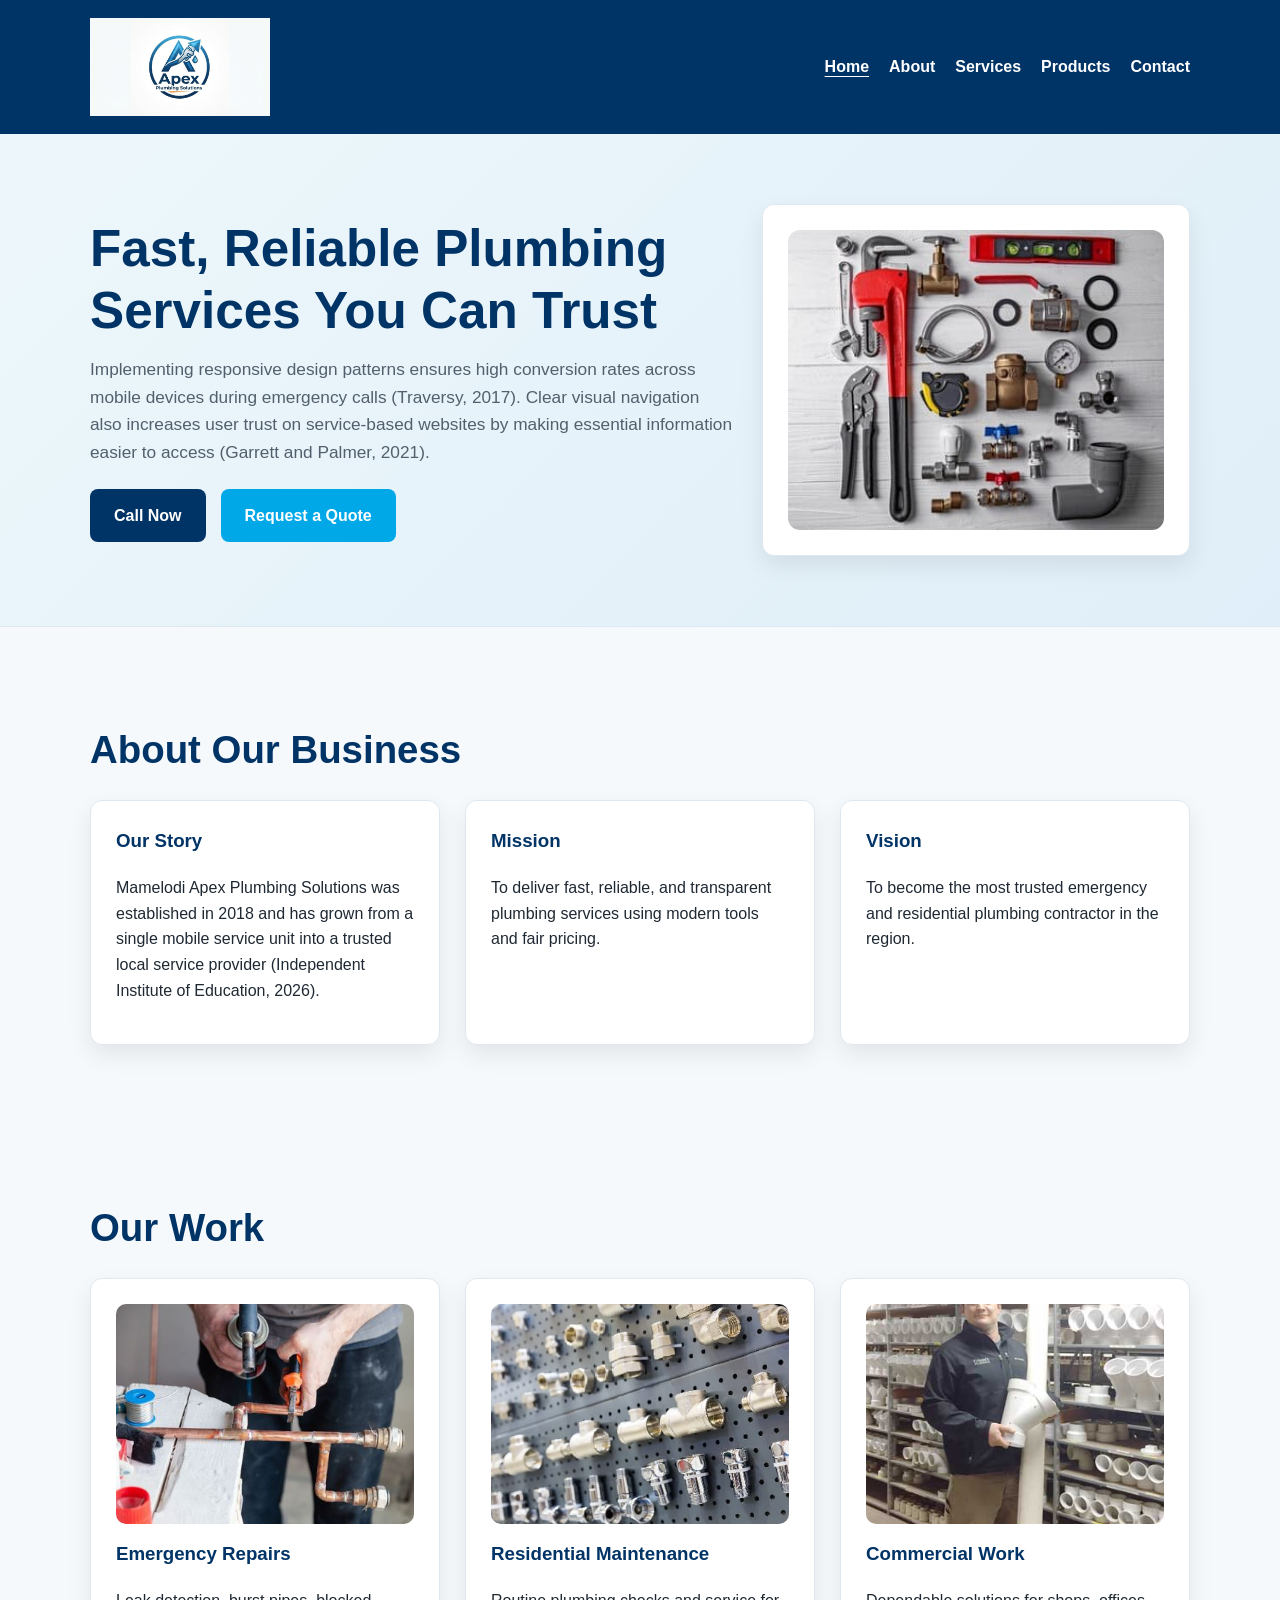
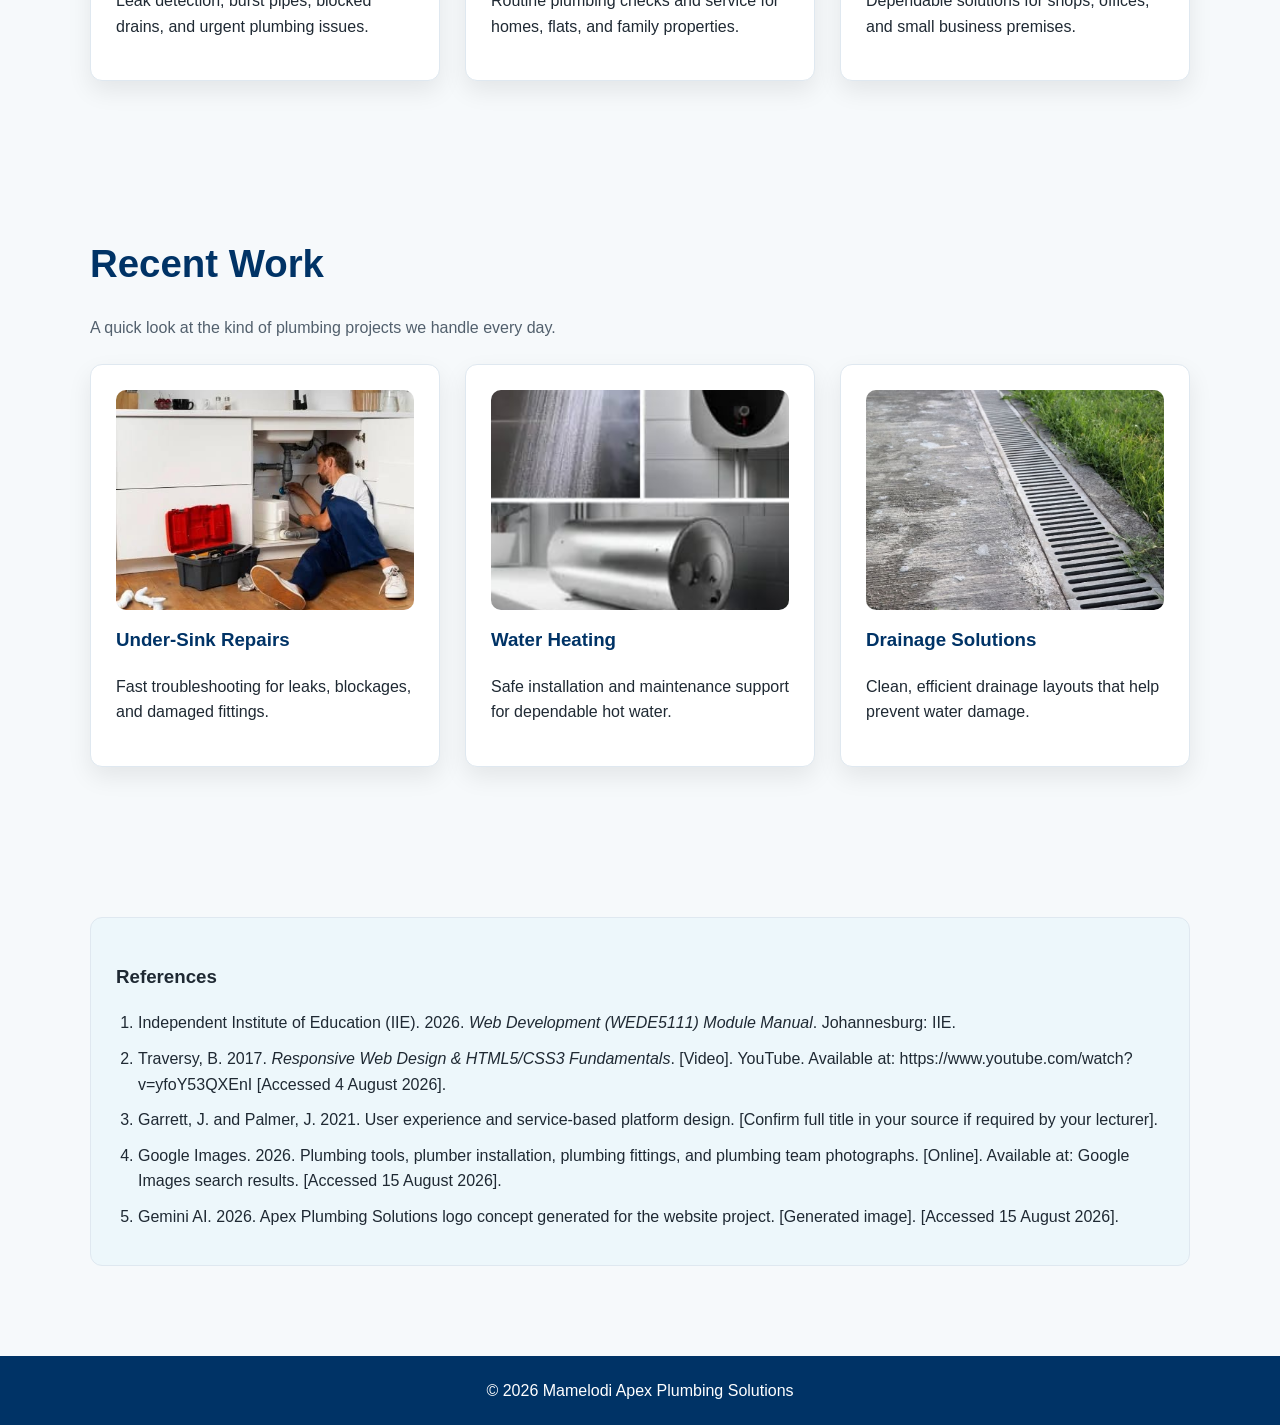
<file: index.html>
<!DOCTYPE html>
<html lang="en">
<head>
  <meta charset="UTF-8" />
  <meta name="viewport" content="width=device-width, initial-scale=1.0" />
  <title>Apex Plumbing Solutions</title>
  <link rel="stylesheet" href="styles.css" />
</head>
<body>
  <header>
    <div class="container navbar">
      <div class="brand">
        <img src="images/apex-logo.png" alt="Apex Plumbing Solutions logo" class="logo" />
      </div>

      <nav class="nav-links" aria-label="Main navigation">
        <a href="index.html" aria-current="page">Home</a>
        <a href="about.html">About</a>
        <a href="services.html">Services</a>
        <a href="products.html">Products</a>
        <a href="contact.html">Contact</a>
      </nav>
    </div>
  </header>

  <main>
    <section class="hero">
      <div class="container hero-content">
        <div>
          <h1>Fast, Reliable Plumbing Services You Can Trust</h1>
          <p class="section-intro">
            Implementing responsive design patterns ensures high conversion rates across mobile
            devices during emergency calls (Traversy, 2017). Clear visual navigation also
            increases user trust on service-based websites by making essential information
            easier to access (Garrett and Palmer, 2021).
          </p>

          <div class="hero-buttons">
            <a class="btn btn-primary" href="tel:0123456789">Call Now</a>
            <a class="btn btn-secondary" href="contact.html">Request a Quote</a>
          </div>
        </div>

        <div class="hero-card">
          <img src="images/plumbing-tools.jpg" alt="Plumbing tools on a workbench" />
        </div>
      </div>
    </section>

    <section class="section">
      <div class="container">
        <h2>About Our Business</h2>

        <div class="info-grid">
          <article class="card">
            <h3>Our Story</h3>
            <p>
              Mamelodi Apex Plumbing Solutions was established in 2018 and has grown from a
              single mobile service unit into a trusted local service provider (Independent
              Institute of Education, 2026).
            </p>
          </article>

          <article class="card">
            <h3>Mission</h3>
            <p>
              To deliver fast, reliable, and transparent plumbing services using modern tools
              and fair pricing.
            </p>
          </article>

          <article class="card">
            <h3>Vision</h3>
            <p>
              To become the most trusted emergency and residential plumbing contractor in the region.
            </p>
          </article>
        </div>
      </div>
    </section>

    <section class="section">
      <div class="container">
        <h2>Our Work</h2>

        <div class="services-grid">
          <article class="service">
            <img src="images/plumber-installing.jpg" alt="Plumber fitting copper pipes" />
            <h3>Emergency Repairs</h3>
            <p>Leak detection, burst pipes, blocked drains, and urgent plumbing issues.</p>
          </article>

          <article class="service">
            <img src="images/plumbing-fittings.jpg" alt="Various plumbing fittings and pipes" />
            <h3>Residential Maintenance</h3>
            <p>Routine plumbing checks and service for homes, flats, and family properties.</p>
          </article>

          <article class="service">
            <img src="images/plumber-team.jpg" alt="Plumbing team standing with pipe products" />
            <h3>Commercial Work</h3>
            <p>Dependable solutions for shops, offices, and small business premises.</p>
          </article>
        </div>
      </div>
    </section>

    <section class="section">
      <div class="container">
        <h2>Recent Work</h2>
        <p class="section-intro">
          A quick look at the kind of plumbing projects we handle every day.
        </p>

        <div class="services-grid">
          <article class="service">
            <img src="images/plumber-under-sink.jpg" alt="Plumber repairing pipes under a kitchen sink" />
            <h3>Under-Sink Repairs</h3>
            <p>Fast troubleshooting for leaks, blockages, and damaged fittings.</p>
          </article>

          <article class="service">
            <img src="images/water-heater-systems.jpg" alt="Water heater systems and installation components" />
            <h3>Water Heating</h3>
            <p>Safe installation and maintenance support for dependable hot water.</p>
          </article>

          <article class="service">
            <img src="images/outdoor-drain-gutter-system.jpg" alt="Outdoor drainage and gutter system" />
            <h3>Drainage Solutions</h3>
            <p>Clean, efficient drainage layouts that help prevent water damage.</p>
          </article>
        </div>
      </div>
    </section>

    <section class="section">
      <div class="container references">
        <h3>References</h3>
        <ol>
          <li>Independent Institute of Education (IIE). 2026. <em>Web Development (WEDE5111) Module Manual</em>. Johannesburg: IIE.</li>
          <li>Traversy, B. 2017. <em>Responsive Web Design &amp; HTML5/CSS3 Fundamentals</em>. [Video]. YouTube. Available at: https://www.youtube.com/watch?v=yfoY53QXEnI [Accessed 4 August 2026].</li>
          <li>Garrett, J. and Palmer, J. 2021. User experience and service-based platform design. [Confirm full title in your source if required by your lecturer].</li>
          <li>Google Images. 2026. Plumbing tools, plumber installation, plumbing fittings, and plumbing team photographs. [Online]. Available at: Google Images search results. [Accessed 15 August 2026].</li>
          <li>Gemini AI. 2026. Apex Plumbing Solutions logo concept generated for the website project. [Generated image]. [Accessed 15 August 2026].</li>
        </ol>
      </div>
    </section>
  </main>

  <footer>
    <div class="container">
      &copy; 2026 Mamelodi Apex Plumbing Solutions
    </div>
  </footer>
</body>
</html>
</file>
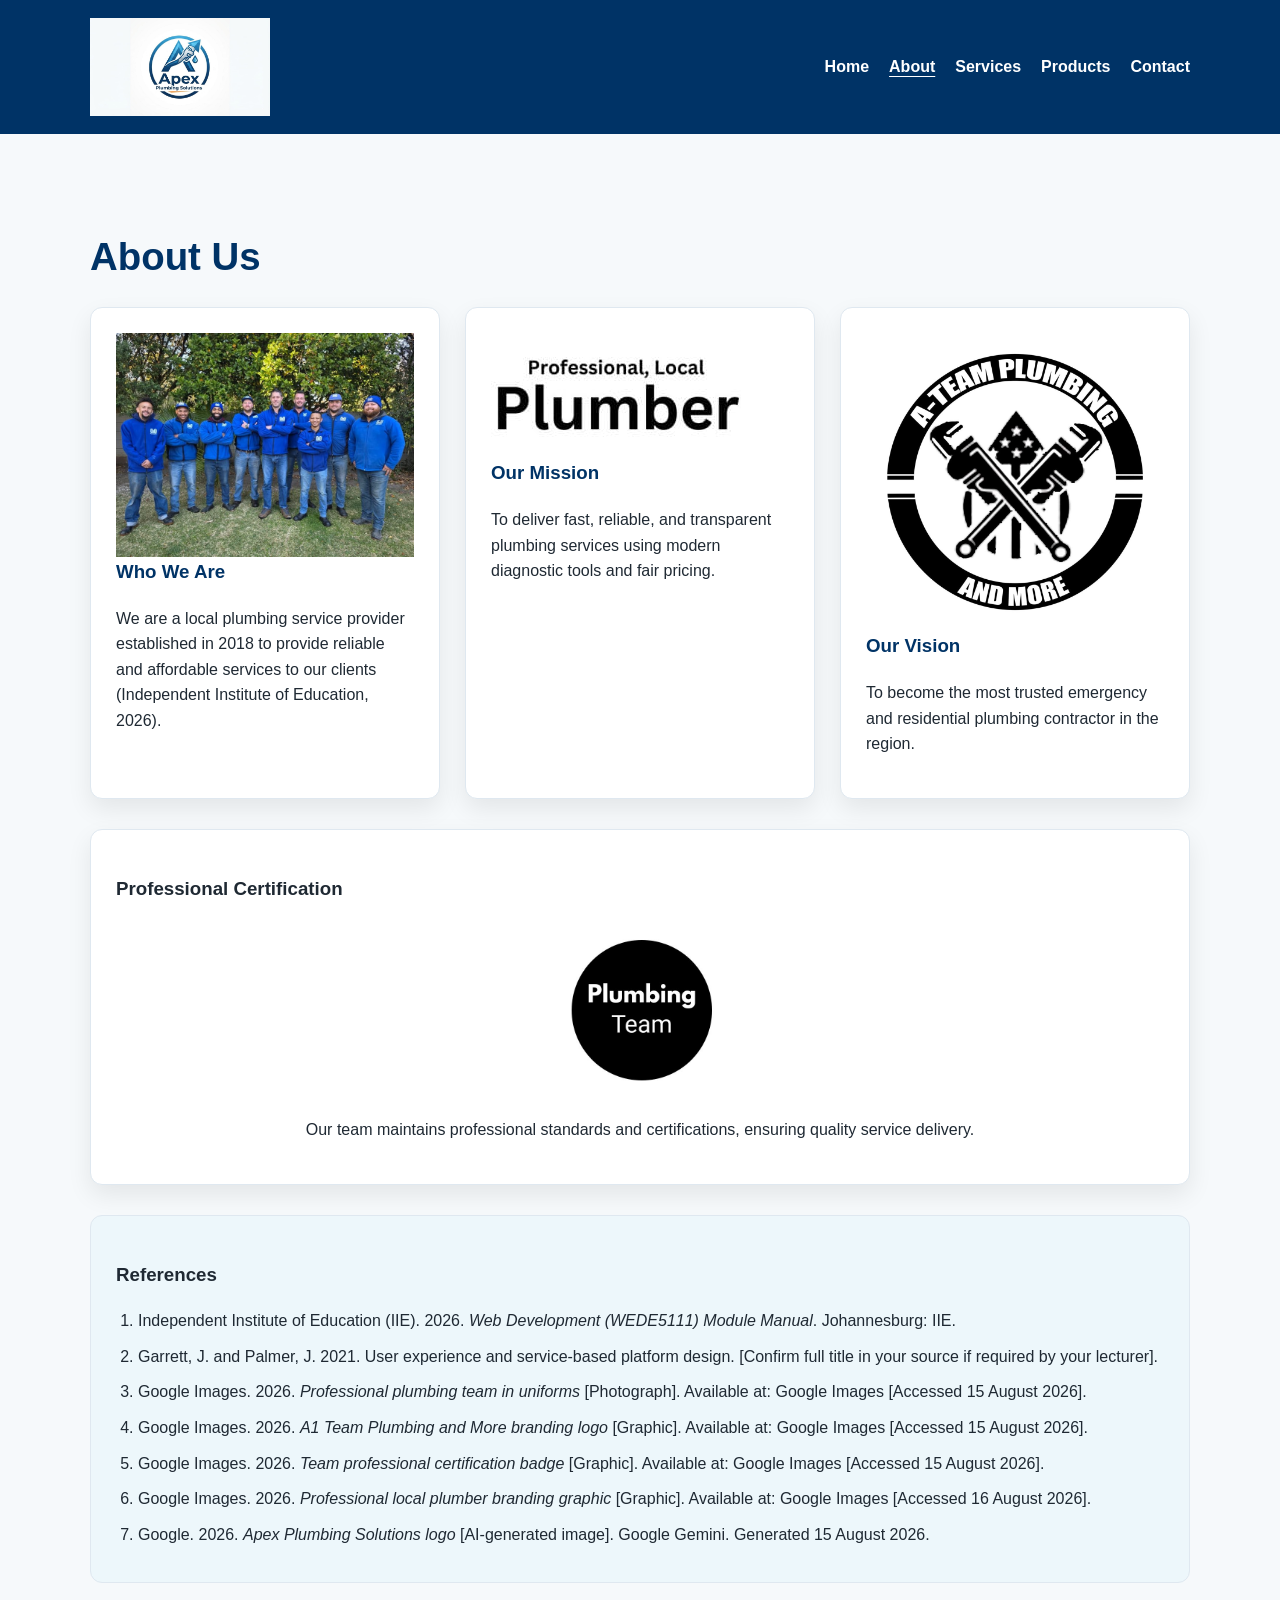
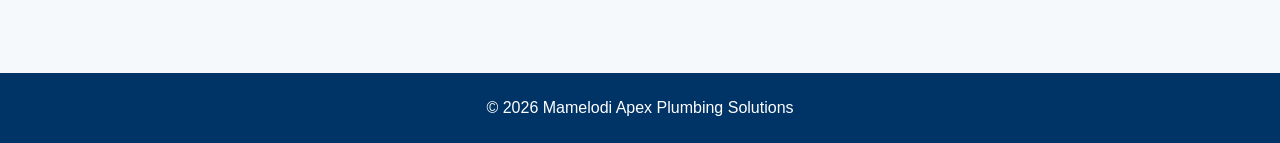
<file: about.html>
<!DOCTYPE html>
<html lang="en">
<head>
  <meta charset="UTF-8" />
  <meta name="viewport" content="width=device-width, initial-scale=1.0" />
  <title>About Us | Apex Plumbing</title>
  <link rel="stylesheet" href="styles.css" />
</head>
<body>
  <header>
    <div class="container navbar">
      <div class="brand">
        <img src="images/apex-logo.png" alt="Apex Plumbing Solutions logo" class="logo" />
      </div>
      <nav class="nav-links">
        <a href="index.html">Home</a>
        <a href="about.html" aria-current="page">About</a>
        <a href="services.html">Services</a>
        <a href="products.html">Products</a>
        <a href="contact.html">Contact</a>
      </nav>
    </div>
  </header>

  <main class="container section">
    <h2>About Us</h2>

    <div class="info-grid">
      <article class="card">
        <img src="images/team-photo.jpg" alt="Professional plumbing team posing in blue uniforms" />
        <h3>Who We Are</h3>
        <p>
          We are a local plumbing service provider established in 2018 to provide reliable
          and affordable services to our clients (Independent Institute of Education, 2026).
        </p>
      </article>

      <article class="card">
        <img src="images/professional-local-plumber.jpg" alt="Professional local plumber branding graphic" />
        <h3>Our Mission</h3>
        <p>
          To deliver fast, reliable, and transparent plumbing services using modern diagnostic
          tools and fair pricing.
        </p>
      </article>

      <article class="card">
        <img src="images/a1-team-logo.jpg" alt="A1 Team Plumbing and More professional branding logo" />
        <h3>Our Vision</h3>
        <p>
          To become the most trusted emergency and residential plumbing contractor in the region.
        </p>
      </article>
    </div>

    <div class="quote-box">
      <h3>Professional Certification</h3>
      <div class="centered-media">
        <img src="images/team-certification-badge.jpg" alt="Team professional certification badge" class="badge-image" />
      </div>
      <p class="centered-note">
        Our team maintains professional standards and certifications, ensuring quality service delivery.
      </p>
    </div>

    <div class="references">
      <h3>References</h3>
      <ol>
        <li>Independent Institute of Education (IIE). 2026. <em>Web Development (WEDE5111) Module Manual</em>. Johannesburg: IIE.</li>
        <li>Garrett, J. and Palmer, J. 2021. User experience and service-based platform design. [Confirm full title in your source if required by your lecturer].</li>
        <li>Google Images. 2026. <em>Professional plumbing team in uniforms</em> [Photograph]. Available at: Google Images [Accessed 15 August 2026].</li>
        <li>Google Images. 2026. <em>A1 Team Plumbing and More branding logo</em> [Graphic]. Available at: Google Images [Accessed 15 August 2026].</li>
        <li>Google Images. 2026. <em>Team professional certification badge</em> [Graphic]. Available at: Google Images [Accessed 15 August 2026].</li>
        <li>Google Images. 2026. <em>Professional local plumber branding graphic</em> [Graphic]. Available at: Google Images [Accessed 16 August 2026].</li>
        <li>Google. 2026. <em>Apex Plumbing Solutions logo</em> [AI-generated image]. Google Gemini. Generated 15 August 2026.</li>
      </ol>
    </div>
  </main>

  <footer>
    <div class="container">
      &copy; 2026 Mamelodi Apex Plumbing Solutions
    </div>
  </footer>
</body>
</html>
</file>
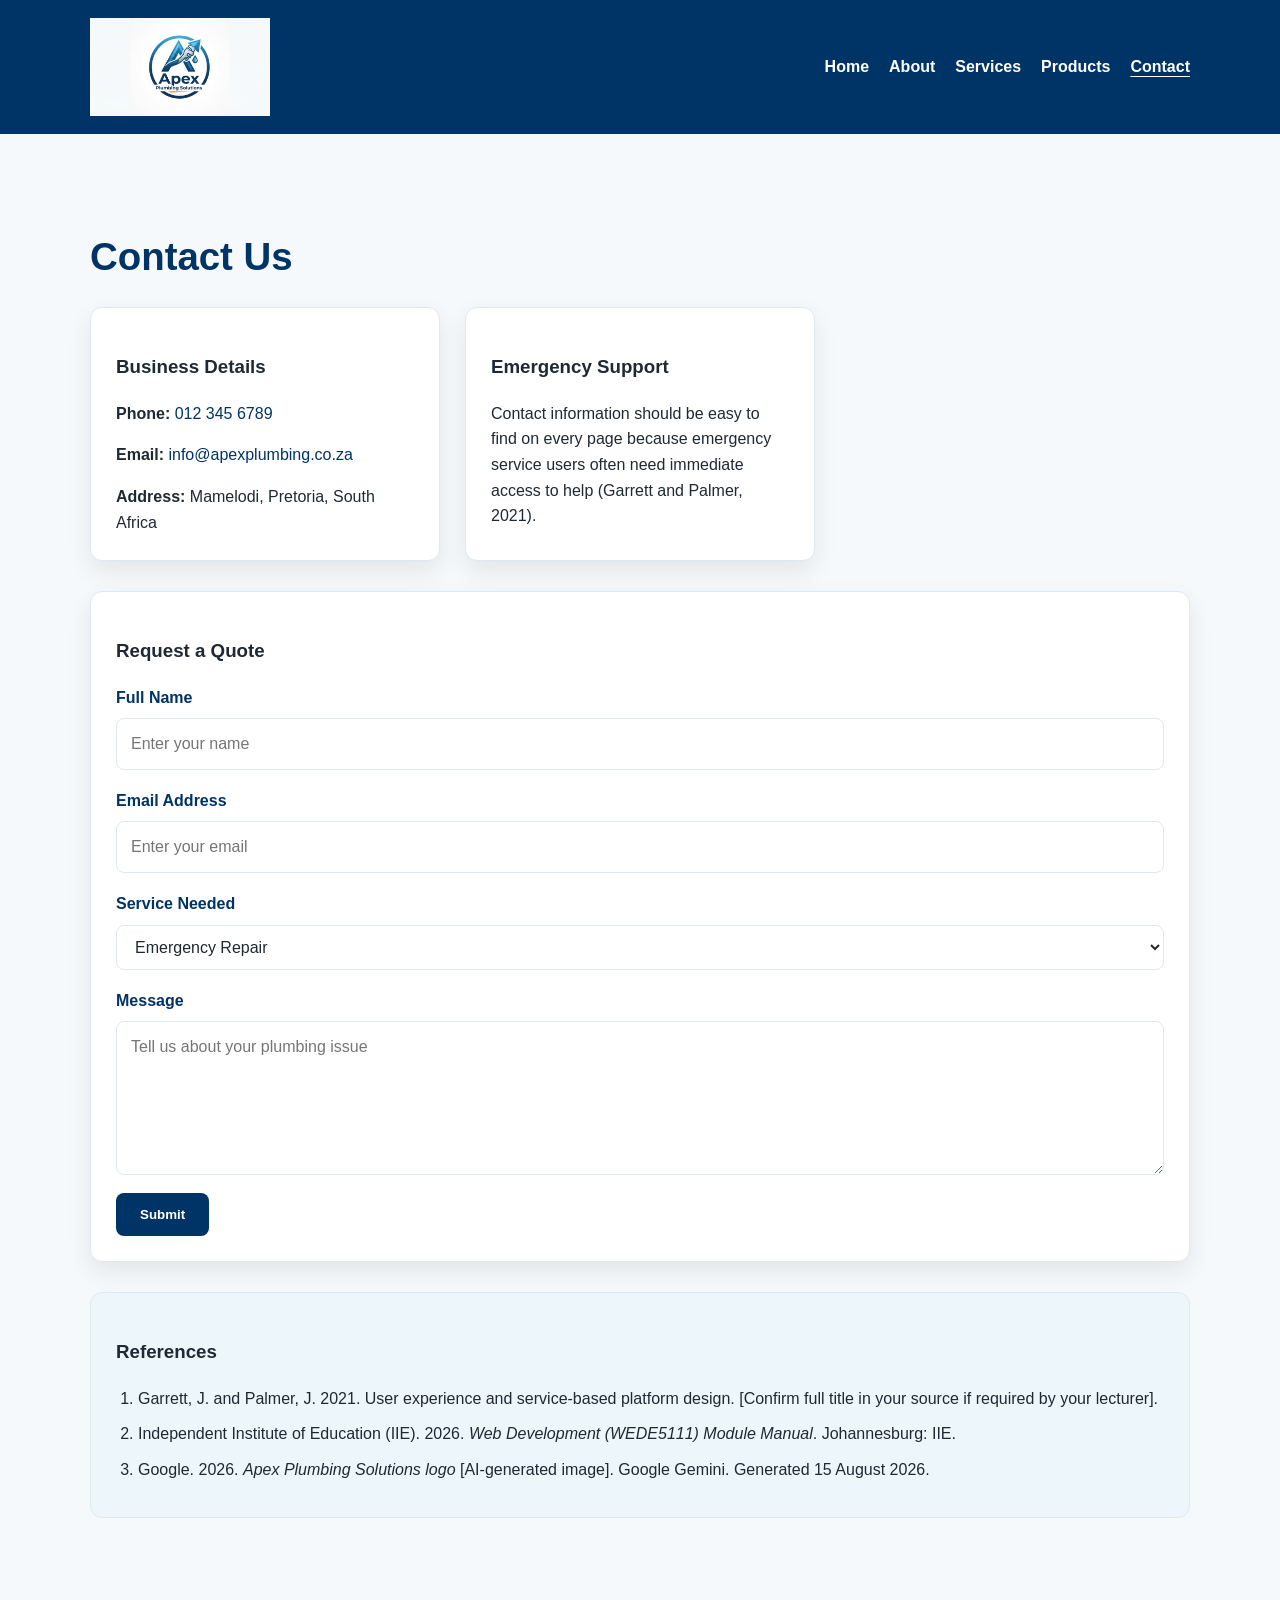
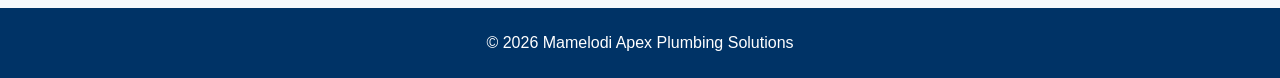
<file: contact.html>
<!DOCTYPE html>
<html lang="en">
<head>
  <meta charset="UTF-8" />
  <meta name="viewport" content="width=device-width, initial-scale=1.0" />
  <title>Contact | Apex Plumbing</title>
  <link rel="stylesheet" href="styles.css" />
</head>
<body>
  <header>
    <div class="container navbar">
      <div class="brand">
        <img src="images/apex-logo.png" alt="Apex Plumbing Solutions logo" class="logo" />
      </div>
      <nav class="nav-links">
        <a href="index.html">Home</a>
        <a href="about.html">About</a>
        <a href="services.html">Services</a>
        <a href="products.html">Products</a>
        <a href="contact.html" aria-current="page">Contact</a>
      </nav>
    </div>
  </header>

  <main class="container section">
    <h2>Contact Us</h2>

    <div class="info-grid">
      <div class="contact-box">
        <h3>Business Details</h3>
        <p><strong>Phone:</strong> <a href="tel:0123456789">012 345 6789</a></p>
        <p><strong>Email:</strong> <a href="mailto:info@apexplumbing.co.za">info@apexplumbing.co.za</a></p>
        <p><strong>Address:</strong> Mamelodi, Pretoria, South Africa</p>
      </div>

      <div class="contact-box">
        <h3>Emergency Support</h3>
        <p>
          Contact information should be easy to find on every page because emergency service users
          often need immediate access to help (Garrett and Palmer, 2021).
        </p>
      </div>
    </div>

    <div class="quote-box">
      <h3>Request a Quote</h3>
      <form>
        <div class="form-group">
          <label for="name">Full Name</label>
          <input type="text" id="name" name="name" placeholder="Enter your name" required />
        </div>

        <div class="form-group">
          <label for="email">Email Address</label>
          <input type="email" id="email" name="email" placeholder="Enter your email" required />
        </div>

        <div class="form-group">
          <label for="service">Service Needed</label>
          <select id="service" name="service">
            <option>Emergency Repair</option>
            <option>Drain Cleaning</option>
            <option>Pipe Installation</option>
            <option>General Maintenance</option>
          </select>
        </div>

        <div class="form-group">
          <label for="message">Message</label>
          <textarea id="message" name="message" rows="5" placeholder="Tell us about your plumbing issue" required></textarea>
        </div>

        <button type="submit" class="btn btn-primary">Submit</button>
      </form>
    </div>

    <div class="references">
      <h3>References</h3>
      <ol>
        <li>Garrett, J. and Palmer, J. 2021. User experience and service-based platform design. [Confirm full title in your source if required by your lecturer].</li>
        <li>Independent Institute of Education (IIE). 2026. <em>Web Development (WEDE5111) Module Manual</em>. Johannesburg: IIE.</li>
        <li>Google. 2026. <em>Apex Plumbing Solutions logo</em> [AI-generated image]. Google Gemini. Generated 15 August 2026.</li>
      </ol>
    </div>
  </main>

  <footer>
    <div class="container">
      &copy; 2026 Mamelodi Apex Plumbing Solutions
    </div>
  </footer>
</body>
</html>
</file>
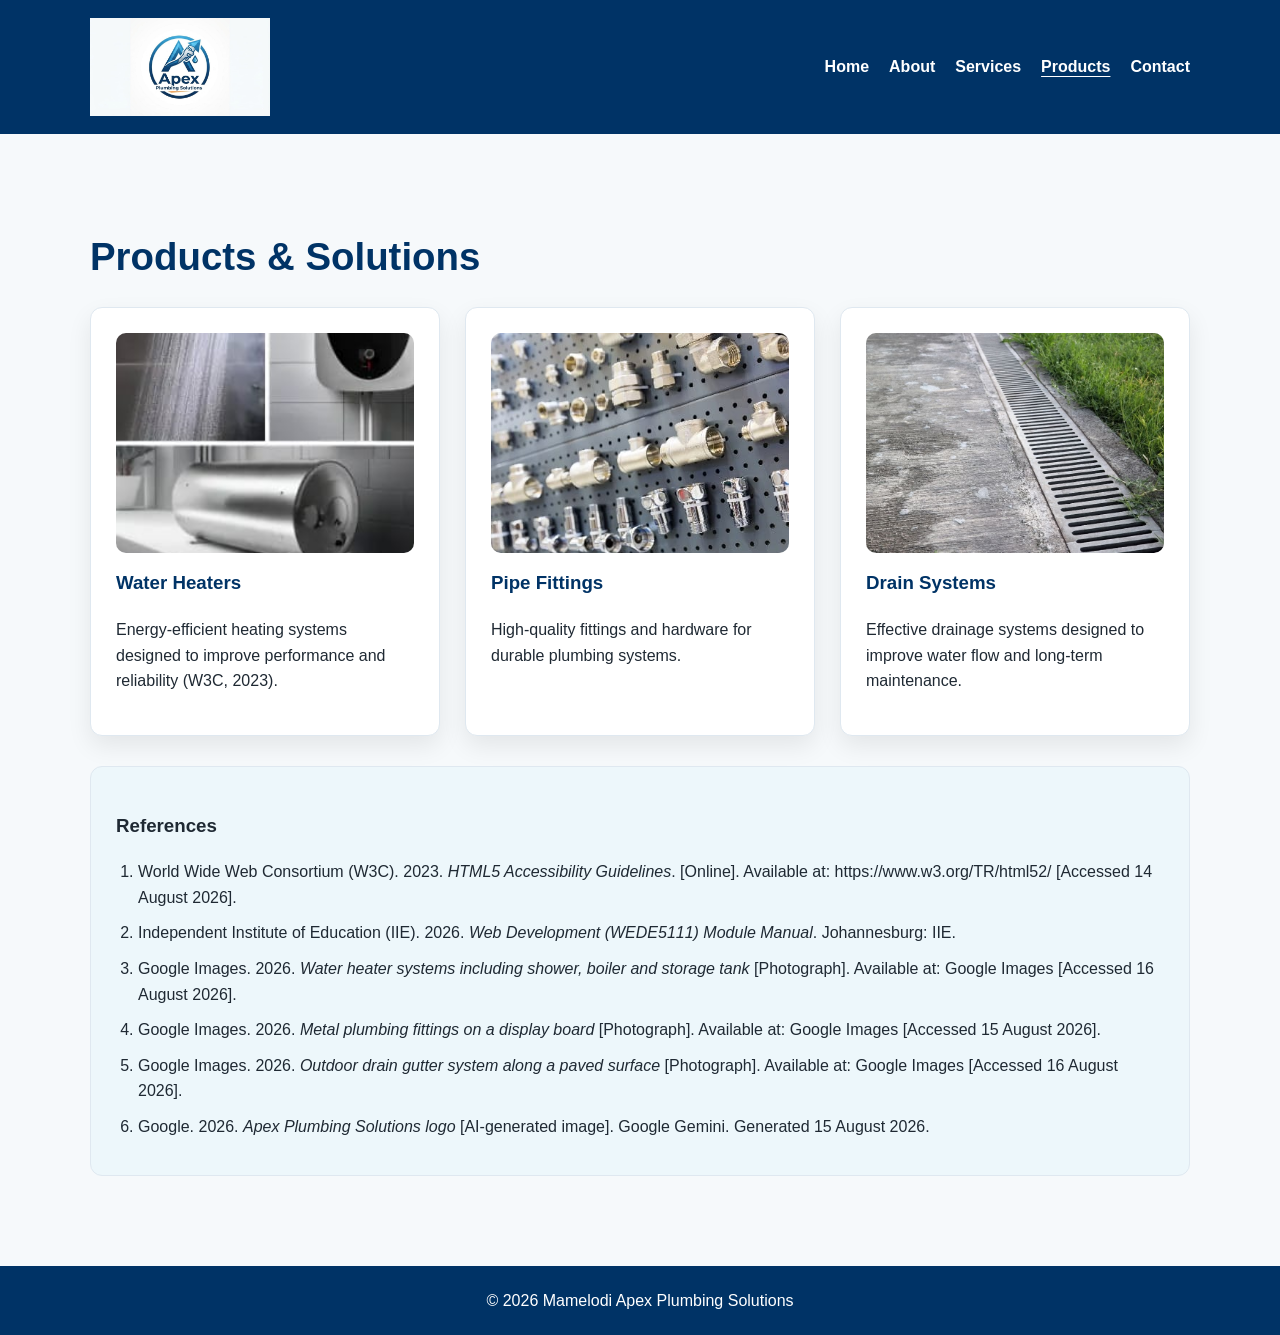
<file: products.html>
<!DOCTYPE html>
<html lang="en">
<head>
  <meta charset="UTF-8" />
  <meta name="viewport" content="width=device-width, initial-scale=1.0" />
  <title>Products | Apex Plumbing</title>
  <link rel="stylesheet" href="styles.css" />
</head>
<body>
  <header>
    <div class="container navbar">
      <div class="brand">
        <img src="images/apex-logo.png" alt="Apex Plumbing Solutions logo" class="logo" />
      </div>
      <nav class="nav-links">
        <a href="index.html">Home</a>
        <a href="about.html">About</a>
        <a href="services.html">Services</a>
        <a href="products.html" aria-current="page">Products</a>
        <a href="contact.html">Contact</a>
      </nav>
    </div>
  </header>

  <main class="container section">
    <h2>Products & Solutions</h2>

    <div class="services-grid">
      <article class="service">
        <img src="images/water-heater-systems.jpg" alt="Water heater systems including shower, boiler and storage tank" />
        <h3>Water Heaters</h3>
        <p>Energy-efficient heating systems designed to improve performance and reliability (W3C, 2023).</p>
      </article>

      <article class="service">
        <img src="images/plumbing-fittings.jpg" alt="Various metal plumbing fittings on a display board" />
        <h3>Pipe Fittings</h3>
        <p>High-quality fittings and hardware for durable plumbing systems.</p>
      </article>

      <article class="service">
        <img src="images/outdoor-drain-gutter-system.jpg" alt="Outdoor drain gutter system along a paved surface" />
        <h3>Drain Systems</h3>
        <p>Effective drainage systems designed to improve water flow and long-term maintenance.</p>
      </article>
    </div>

    <div class="references">
      <h3>References</h3>
      <ol>
        <li>World Wide Web Consortium (W3C). 2023. <em>HTML5 Accessibility Guidelines</em>. [Online]. Available at: https://www.w3.org/TR/html52/ [Accessed 14 August 2026].</li>
        <li>Independent Institute of Education (IIE). 2026. <em>Web Development (WEDE5111) Module Manual</em>. Johannesburg: IIE.</li>
        <li>Google Images. 2026. <em>Water heater systems including shower, boiler and storage tank</em> [Photograph]. Available at: Google Images [Accessed 16 August 2026].</li>
        <li>Google Images. 2026. <em>Metal plumbing fittings on a display board</em> [Photograph]. Available at: Google Images [Accessed 15 August 2026].</li>
        <li>Google Images. 2026. <em>Outdoor drain gutter system along a paved surface</em> [Photograph]. Available at: Google Images [Accessed 16 August 2026].</li>
        <li>Google. 2026. <em>Apex Plumbing Solutions logo</em> [AI-generated image]. Google Gemini. Generated 15 August 2026.</li>
      </ol>
    </div>
  </main>

  <footer>
    <div class="container">
      &copy; 2026 Mamelodi Apex Plumbing Solutions
    </div>
  </footer>
</body>
</html>
</file>
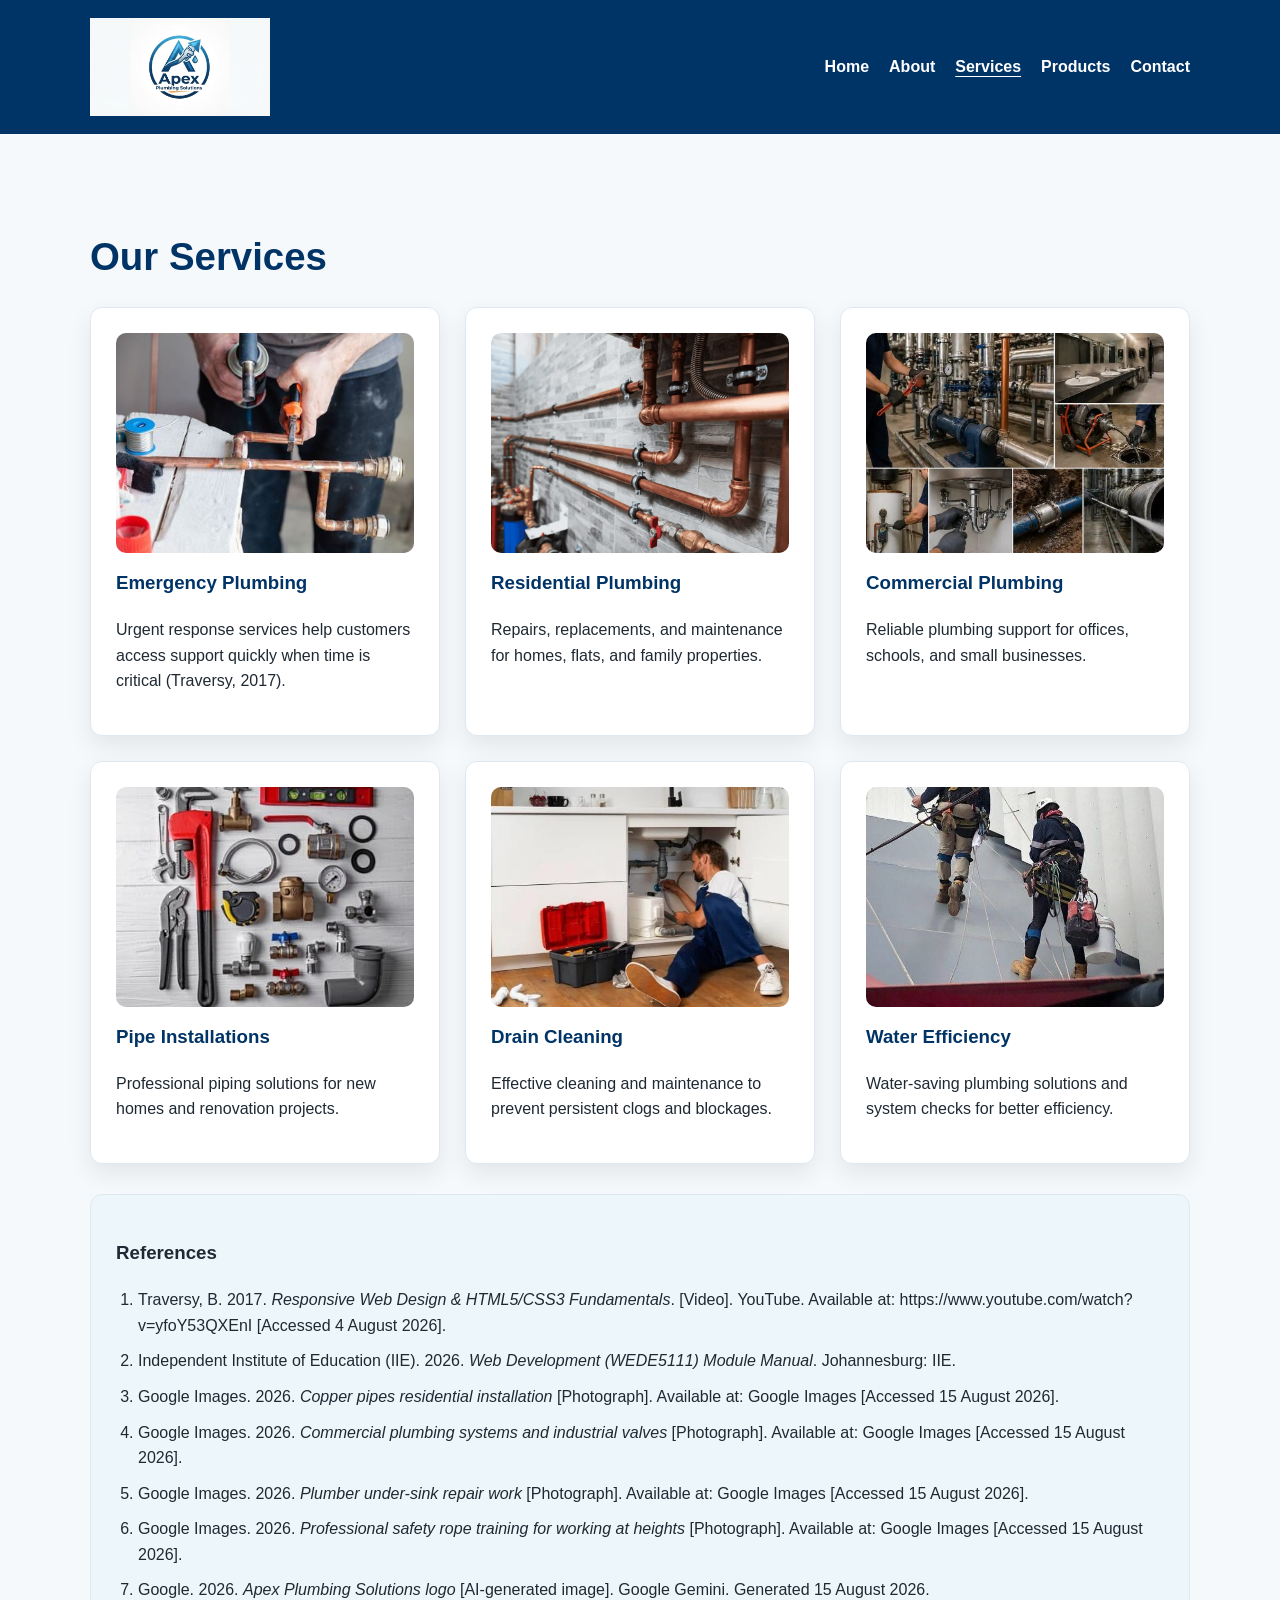
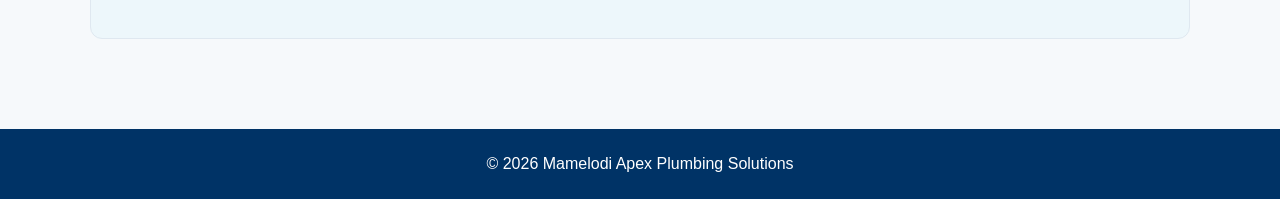
<file: services.html>
<!DOCTYPE html>
<html lang="en">
<head>
  <meta charset="UTF-8" />
  <meta name="viewport" content="width=device-width, initial-scale=1.0" />
  <title>Services | Apex Plumbing</title>
  <link rel="stylesheet" href="styles.css" />
</head>
<body>
  <header>
    <div class="container navbar">
      <div class="brand">
        <img src="images/apex-logo.png" alt="Apex Plumbing Solutions logo" class="logo" />
      </div>
      <nav class="nav-links">
        <a href="index.html">Home</a>
        <a href="about.html">About</a>
        <a href="services.html" aria-current="page">Services</a>
        <a href="products.html">Products</a>
        <a href="contact.html">Contact</a>
      </nav>
    </div>
  </header>

  <main class="container section">
    <h2>Our Services</h2>

    <div class="services-grid">
      <article class="service">
        <img src="images/plumber-installing.jpg" alt="Plumber fitting copper pipes for emergency repair" />
        <h3>Emergency Plumbing</h3>
        <p>
          Urgent response services help customers access support quickly when time is critical
          (Traversy, 2017).
        </p>
      </article>

      <article class="service">
        <img src="images/copper-pipes-installation.jpg" alt="Copper pipes being installed in a residential wall" />
        <h3>Residential Plumbing</h3>
        <p>Repairs, replacements, and maintenance for homes, flats, and family properties.</p>
      </article>

      <article class="service">
        <img src="images/commercial-plumbing-collage.jpg" alt="Commercial plumbing systems with industrial pipes and valves" />
        <h3>Commercial Plumbing</h3>
        <p>Reliable plumbing support for offices, schools, and small businesses.</p>
      </article>

      <article class="service">
        <img src="images/plumbing-tools.jpg" alt="Plumbing tools laid out on a work surface" />
        <h3>Pipe Installations</h3>
        <p>Professional piping solutions for new homes and renovation projects.</p>
      </article>

      <article class="service">
        <img src="images/plumber-under-sink.jpg" alt="Plumber working on under-sink plumbing repairs" />
        <h3>Drain Cleaning</h3>
        <p>Effective cleaning and maintenance to prevent persistent clogs and blockages.</p>
      </article>

      <article class="service">
        <img src="images/safety-rope-training.jpg" alt="Professional safety rope training for working at heights" />
        <h3>Water Efficiency</h3>
        <p>Water-saving plumbing solutions and system checks for better efficiency.</p>
      </article>
    </div>

    <div class="references">
      <h3>References</h3>
      <ol>
        <li>Traversy, B. 2017. <em>Responsive Web Design &amp; HTML5/CSS3 Fundamentals</em>. [Video]. YouTube. Available at: https://www.youtube.com/watch?v=yfoY53QXEnI [Accessed 4 August 2026].</li>
        <li>Independent Institute of Education (IIE). 2026. <em>Web Development (WEDE5111) Module Manual</em>. Johannesburg: IIE.</li>
        <li>Google Images. 2026. <em>Copper pipes residential installation</em> [Photograph]. Available at: Google Images [Accessed 15 August 2026].</li>
        <li>Google Images. 2026. <em>Commercial plumbing systems and industrial valves</em> [Photograph]. Available at: Google Images [Accessed 15 August 2026].</li>
        <li>Google Images. 2026. <em>Plumber under-sink repair work</em> [Photograph]. Available at: Google Images [Accessed 15 August 2026].</li>
        <li>Google Images. 2026. <em>Professional safety rope training for working at heights</em> [Photograph]. Available at: Google Images [Accessed 15 August 2026].</li>
        <li>Google. 2026. <em>Apex Plumbing Solutions logo</em> [AI-generated image]. Google Gemini. Generated 15 August 2026.</li>
      </ol>
    </div>
  </main>

  <footer>
    <div class="container">
      &copy; 2026 Mamelodi Apex Plumbing Solutions
    </div>
  </footer>
</body>
</html>
</file>
<file: styles.css>
:root {
  --primary: #003366;
  --secondary: #00A8E8;
  --light-bg: #edf7fb;
  --white: #ffffff;
  --text: #1f2933;
  --muted: #52606d;
  --border: #dfe8f0;
  --shadow: 0 10px 24px rgba(0,0,0,0.08);
  --success: #2d7d46;
}

* {
  box-sizing: border-box;
}

body {
  margin: 0;
  font-family: Arial, Helvetica, sans-serif;
  background: #f6f9fb;
  color: var(--text);
  line-height: 1.6;
}

a {
  color: var(--primary);
  text-decoration: none;
}

a:hover {
  text-decoration: underline;
}

img {
  max-width: 100%;
  display: block;
}

.logo {
  width: 180px;
  height: auto;
}

.container {
  width: min(1100px, 90%);
  margin: 0 auto;
}

header {
  background: var(--primary);
  color: var(--white);
  padding: 18px 0;
}

.navbar {
  display: flex;
  justify-content: space-between;
  align-items: center;
  flex-wrap: wrap;
  gap: 15px;
}

.brand {
  display: flex;
  align-items: center;
}

.nav-links {
  display: flex;
  flex-wrap: wrap;
  gap: 20px;
}

.nav-links a {
  color: var(--white);
  font-weight: 700;
}

.nav-links a[aria-current="page"] {
  text-decoration: underline;
  text-underline-offset: 4px;
}

.hero {
  background: linear-gradient(135deg, #edf7fb, #dfeef8);
  padding: 70px 0;
  border-bottom: 1px solid var(--border);
}

.hero-content {
  display: grid;
  grid-template-columns: 1.5fr 1fr;
  gap: 30px;
  align-items: center;
}

.hero h1 {
  font-size: clamp(2.1rem, 4vw, 3.4rem);
  color: var(--primary);
  margin: 0 0 15px;
  line-height: 1.2;
}

.hero p {
  color: var(--muted);
  font-size: 1.08rem;
  margin: 0;
}

.section-intro {
  max-width: 720px;
  margin-bottom: 24px;
  color: var(--muted);
}

.hero-buttons {
  display: flex;
  flex-wrap: wrap;
  gap: 15px;
  margin-top: 22px;
}

.btn {
  display: inline-block;
  padding: 14px 24px;
  border-radius: 8px;
  font-weight: 700;
}

.btn-primary {
  background: var(--primary);
  color: var(--white);
}

.btn-primary:hover {
  background: #002b4d;
}

.btn-secondary {
  background: var(--secondary);
  color: var(--white);
}

.btn-secondary:hover {
  background: #0a9ad0;
}

.section {
  padding: 60px 0;
}

.section h2 {
  font-size: clamp(1.8rem, 3vw, 2.5rem);
  color: var(--primary);
  margin-bottom: 20px;
}

.info-grid,
.services-grid {
  display: grid;
  gap: 25px;
}

.info-grid {
  grid-template-columns: repeat(3, 1fr);
}

.services-grid {
  grid-template-columns: repeat(3, 1fr);
}

.card,
.service,
.hero-card {
  background: var(--white);
  border: 1px solid var(--border);
  border-radius: 12px;
  box-shadow: var(--shadow);
  padding: 25px;
}

.card h3,
.service h3,
.hero-card h3 {
  color: var(--primary);
  margin-top: 0;
}

.quote-box,
.contact-box {
  background: var(--white);
  border: 1px solid var(--border);
  border-radius: 12px;
  box-shadow: var(--shadow);
  padding: 25px;
}

.quote-box {
  margin-top: 30px;
}

.contact-box p:last-child {
  margin-bottom: 0;
}

.form-group {
  display: grid;
  gap: 8px;
  margin-bottom: 18px;
}

.form-group label {
  font-weight: 700;
  color: var(--primary);
}

.form-group input,
.form-group select,
.form-group textarea {
  width: 100%;
  padding: 12px 14px;
  border: 1px solid var(--border);
  border-radius: 8px;
  font: inherit;
  color: var(--text);
  background: var(--white);
}

.form-group textarea {
  resize: vertical;
  min-height: 140px;
}

.quote-box .btn {
  border: 0;
  cursor: pointer;
}

.centered-media {
  display: flex;
  justify-content: center;
}

.badge-image {
  width: min(180px, 100%);
  height: auto;
  border-radius: 50%;
}

.centered-note {
  text-align: center;
  margin-top: 15px;
}

.service img {
  width: 100%;
  height: 220px;
  object-fit: cover;
  border-radius: 10px;
  margin-bottom: 15px;
}

.hero-card img {
  width: 100%;
  height: 300px;
  object-fit: cover;
  border-radius: 12px;
}

.references {
  background: var(--light-bg);
  border: 1px solid var(--border);
  border-radius: 12px;
  padding: 25px;
  margin-top: 30px;
}

.references ol {
  padding-left: 22px;
  margin: 0;
}

.references li {
  margin-bottom: 10px;
}

footer {
  background: var(--primary);
  color: var(--white);
  text-align: center;
  padding: 22px 0;
  margin-top: 30px;
}

@media (max-width: 900px) {
  .hero-content,
  .info-grid,
  .services-grid {
    grid-template-columns: 1fr;
  }
}

@media (max-width: 600px) {
  .navbar {
    justify-content: center;
    text-align: center;
  }

  .nav-links {
    justify-content: center;
  }

  .hero {
    padding: 45px 0;
  }

  .hero-buttons {
    flex-direction: column;
  }

  .btn {
    width: 100%;
    text-align: center;
  }

  .logo {
    width: 150px;
  }
}
</file>
